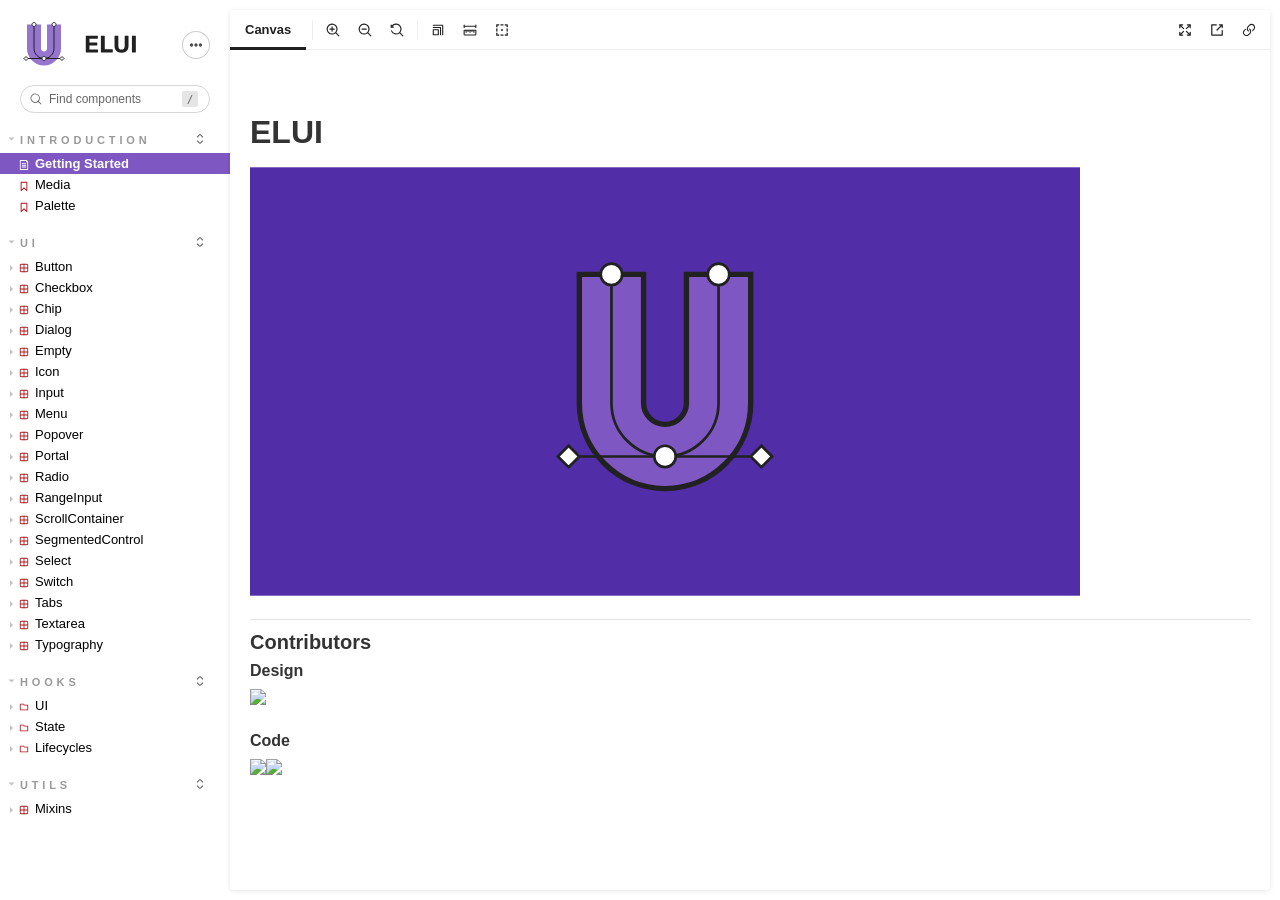
<file: index.html>
<!doctype html><html lang="en"><head><meta charset="utf-8"/><title>Webpack App</title><meta name="viewport" content="width=device-width,initial-scale=1"/><style>html, body {
    overflow: hidden;
    height: 100%;
    width: 100%;
    margin: 0;
    padding: 0;
  }

  * {
    box-sizing: border-box;
  }</style><script>/* globals window */
  /* eslint-disable no-underscore-dangle */
  try {
    if (window.top !== window) {
      window.__REACT_DEVTOOLS_GLOBAL_HOOK__ = window.top.__REACT_DEVTOOLS_GLOBAL_HOOK__;
    }
  } catch (e) {
    // eslint-disable-next-line no-console
    console.warn('unable to connect to top frame for connecting dev tools');
  }

  window.onerror = function onerror(message, source, line, column, err) {
    if (window.CONFIG_TYPE !== 'DEVELOPMENT') return;
    // eslint-disable-next-line no-var, vars-on-top
    var xhr = new window.XMLHttpRequest();
    xhr.open('POST', '/runtime-error');
    xhr.setRequestHeader('Content-Type', 'application/json;charset=UTF-8');
    xhr.send(
      JSON.stringify({
        /* eslint-disable object-shorthand */
        message: message,
        source: source,
        line: line,
        column: column,
        error: err && { message: err.message, name: err.name, stack: err.stack },
        origin: 'manager',
        /* eslint-enable object-shorthand */
      })
    );
  };</script><script>document.title = 'ELUI storybook'</script><style>.sidebar-item:not([data-selected="true"]) > svg {
        color: #B11217 !important;
    }

    #panel-tab-content {
        background: white;
    }

    #panel-tab-content td {
        background: transparent;
    }</style><style>#root[hidden],
      #docs-root[hidden] {
        display: none !important;
      }</style></head><body><div id="root"></div><div id="docs-root"></div><script>window['CONFIG_TYPE'] = "PRODUCTION";
          
      
          
            window['LOGLEVEL'] = "info";
          
      
          
            window['FEATURES'] = {"postcss":true,"emotionAlias":true,"warnOnLegacyHierarchySeparator":true};
          
      
          
      
          
      
          
            window['DOCS_MODE'] = false;</script><script src="runtime~main.268495b903243352295c.manager.bundle.js"></script><script src="vendors~main.3bfc5f99c59ecded8df1.manager.bundle.js"></script><script src="main.62d06a02c523fad6b43f.manager.bundle.js"></script></body></html>
</file>
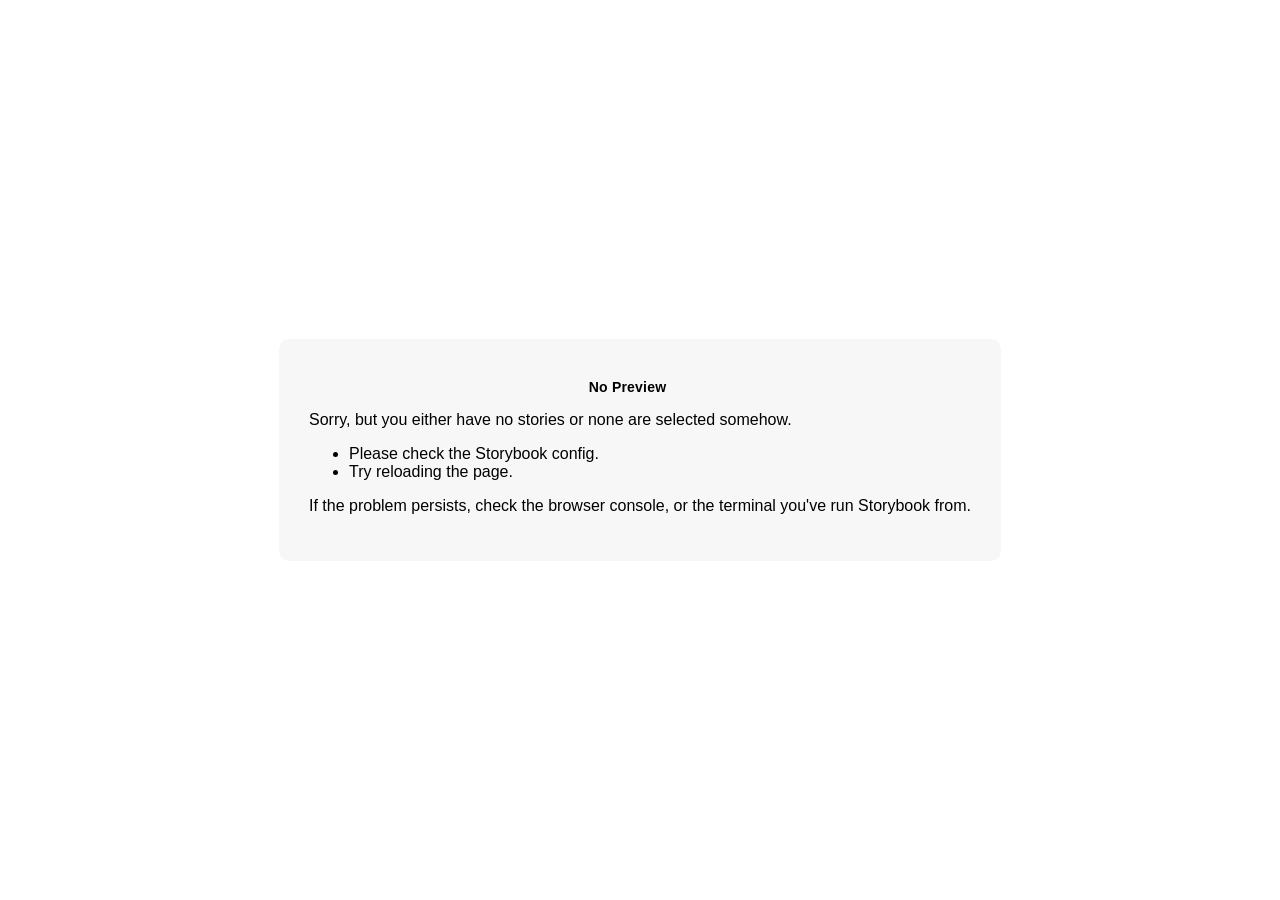
<file: iframe.html>
<!doctype html><html lang="en"><head><meta charset="utf-8"><title>Webpack App</title><meta name="viewport" content="width=device-width,initial-scale=1"><base target="_parent"><style>:not(.sb-show-preparing-story) > .sb-preparing-story,
  :not(.sb-show-preparing-docs) > .sb-preparing-docs,
  :not(.sb-show-nopreview) > .sb-nopreview,
  :not(.sb-show-errordisplay) > .sb-errordisplay {
    display: none;
  }

  .sb-show-main.sb-main-centered {
    margin: 0;
    display: flex;
    align-items: center;
    min-height: 100vh;
  }

  .sb-show-main.sb-main-centered #root {
    box-sizing: border-box;
    margin: auto;
    padding: 1rem;
    max-height: 100%; /* Hack for centering correctly in IE11 */
  }

  /* Vertical centering fix for IE11 */
  @media screen and (-ms-high-contrast: none), (-ms-high-contrast: active) {
    .sb-show-main.sb-main-centered:after {
      content: '';
      min-height: inherit;
      font-size: 0;
    }
  }

  .sb-show-main.sb-main-fullscreen {
    margin: 0;
    padding: 0;
    display: block;
  }

  .sb-show-main.sb-main-padded {
    margin: 0;
    padding: 1rem;
    display: block;
    box-sizing: border-box;
  }

  .sb-wrapper {
    position: fixed;
    top: 0;
    bottom: 0;
    left: 0;
    right: 0;
    padding: 20px;
    font-family: 'Nunito Sans', -apple-system, '.SFNSText-Regular', 'San Francisco',
      BlinkMacSystemFont, 'Segoe UI', 'Helvetica Neue', Helvetica, Arial, sans-serif;
    -webkit-font-smoothing: antialiased;
    overflow: auto;
  }

  .sb-heading {
    font-size: 14px;
    font-weight: 600;
    letter-spacing: 0.2px;
    margin: 10px 0;
    padding-right: 25px;
  }

  .sb-nopreview {
    display: flex;
    align-content: center;
    justify-content: center;
  }

  .sb-nopreview_main {
    margin: auto;
    padding: 30px;
    border-radius: 10px;
    background: rgba(0, 0, 0, 0.03);
  }

  .sb-nopreview_heading {
    text-align: center;
  }

  .sb-errordisplay {
    border: 20px solid rgb(187, 49, 49);
    background: #222;
    color: #fff;
    z-index: 999999;
  }

  .sb-errordisplay_code {
    padding: 10px;
    background: #000;
    color: #eee;
    font-family: 'Operator Mono', 'Fira Code Retina', 'Fira Code', 'FiraCode-Retina', 'Andale Mono',
      'Lucida Console', Consolas, Monaco, monospace;
  }

  .sb-errordisplay pre {
    white-space: pre-wrap;
  }

  @-webkit-keyframes sb-rotate360 {
    from {
      transform: rotate(0deg);
    }
    to {
      transform: rotate(360deg);
    }
  }
  @keyframes sb-rotate360 {
    from {
      transform: rotate(0deg);
    }
    to {
      transform: rotate(360deg);
    }
  }
  @-webkit-keyframes sb-glow {
    0%,
    100% {
      opacity: 1;
    }
    50% {
      opacity: 0.4;
    }
  }
  @keyframes sb-glow {
    0%,
    100% {
      opacity: 1;
    }
    50% {
      opacity: 0.4;
    }
  }

  /* We display the preparing loaders *over* the rendering story */
  .sb-preparing-story,
  .sb-preparing-docs {
    background-color: white;
  }

  .sb-loader {
    -webkit-animation: sb-rotate360 0.7s linear infinite;
    animation: sb-rotate360 0.7s linear infinite;
    border-color: rgba(97, 97, 97, 0.29);
    border-radius: 50%;
    border-style: solid;
    border-top-color: #646464;
    border-width: 2px;
    display: inline-block;
    height: 32px;
    left: 50%;
    margin-left: -16px;
    margin-top: -16px;
    mix-blend-mode: difference;
    overflow: hidden;
    position: absolute;
    top: 50%;
    transition: all 200ms ease-out;
    vertical-align: top;
    width: 32px;
    z-index: 4;
  }

  .sb-previewBlock {
    background: #fff;
    border: 1px solid rgba(0, 0, 0, 0.1);
    border-radius: 4px;
    box-shadow: rgba(0, 0, 0, 0.1) 0 1px 3px 0;
    margin: 25px auto 40px;
    max-width: 600px;
  }

  .sb-previewBlock_header {
    align-items: center;
    box-shadow: rgba(0, 0, 0, 0.1) 0 -1px 0 0 inset;
    display: flex;
    gap: 14px;
    height: 40px;
    padding: 0 12px;
  }

  .sb-previewBlock_icon {
    -webkit-animation: sb-glow 1.5s ease-in-out infinite;
    animation: sb-glow 1.5s ease-in-out infinite;
    background: #e6e6e6;
    height: 14px;
    width: 14px;
  }
  .sb-previewBlock_icon:last-child {
    margin-left: auto;
  }

  .sb-previewBlock_body {
    -webkit-animation: sb-glow 1.5s ease-in-out infinite;
    animation: sb-glow 1.5s ease-in-out infinite;
    height: 182px;
    position: relative;
  }

  .sb-argstableBlock {
    border-collapse: collapse;
    border-spacing: 0;
    font-size: 13px;
    line-height: 20px;
    margin: 25px auto 40px;
    max-width: 600px;
    text-align: left;
    width: 100%;
  }
  .sb-argstableBlock th:first-of-type,
  .sb-argstableBlock td:first-of-type {
    padding-left: 20px;
  }
  .sb-argstableBlock th:nth-of-type(2),
  .sb-argstableBlock td:nth-of-type(2) {
    width: 35%;
  }
  .sb-argstableBlock th:nth-of-type(3),
  .sb-argstableBlock td:nth-of-type(3) {
    width: 15%;
  }
  .sb-argstableBlock th:laste-of-type,
  .sb-argstableBlock td:laste-of-type {
    width: 25%;
    padding-right: 20px;
  }
  .sb-argstableBlock th span,
  .sb-argstableBlock td span {
    -webkit-animation: sb-glow 1.5s ease-in-out infinite;
    animation: sb-glow 1.5s ease-in-out infinite;
    background-color: rgba(0, 0, 0, 0.1);
    border-radius: 0;
    box-shadow: none;
    color: transparent;
  }
  .sb-argstableBlock th {
    padding: 10px 15px;
  }

  .sb-argstableBlock-body {
    border-radius: 4px;
    box-shadow: rgba(0, 0, 0, 0.1) 0 1px 3px 1px, rgba(0, 0, 0, 0.065) 0 0 0 1px;
  }
  .sb-argstableBlock-body tr {
    background: transparent;
    overflow: hidden;
  }
  .sb-argstableBlock-body tr:not(:first-child) {
    border-top: 1px solid #e6e6e6;
  }
  .sb-argstableBlock-body tr:first-child td:first-child {
    border-top-left-radius: 4px;
  }
  .sb-argstableBlock-body tr:first-child td:last-child {
    border-top-right-radius: 4px;
  }
  .sb-argstableBlock-body tr:last-child td:first-child {
    border-bottom-left-radius: 4px;
  }
  .sb-argstableBlock-body tr:last-child td:last-child {
    border-bottom-right-radius: 4px;
  }
  .sb-argstableBlock-body td {
    background: #fff;
    padding-bottom: 10px;
    padding-top: 10px;
    vertical-align: top;
  }
  .sb-argstableBlock-body td:not(:first-of-type) {
    padding-left: 15px;
    padding-right: 15px;
  }
  .sb-argstableBlock-body button {
    -webkit-animation: sb-glow 1.5s ease-in-out infinite;
    animation: sb-glow 1.5s ease-in-out infinite;
    background-color: rgba(0, 0, 0, 0.1);
    border: 0;
    border-radius: 0;
    box-shadow: none;
    color: transparent;
    display: inline;
    font-size: 12px;
    line-height: 1;
    padding: 10px 16px;
  }

  .sb-argstableBlock-summary {
    margin-top: 4px;
  }

  .sb-argstableBlock-code {
    margin-right: 4px;
    margin-bottom: 4px;
    padding: 2px 5px;
  }</style><script>/* globals window */
  /* eslint-disable no-underscore-dangle */
  try {
    if (window.top !== window) {
      window.__REACT_DEVTOOLS_GLOBAL_HOOK__ = window.top.__REACT_DEVTOOLS_GLOBAL_HOOK__;
      window.__VUE_DEVTOOLS_GLOBAL_HOOK__ = window.top.__VUE_DEVTOOLS_GLOBAL_HOOK__;
      window.top.__VUE_DEVTOOLS_CONTEXT__ = window.document;
    }
  } catch (e) {
    // eslint-disable-next-line no-console
    console.warn('unable to connect to top frame for connecting dev tools');
  }

  window.onerror = function onerror(message, source, line, column, err) {
    if (window.CONFIG_TYPE !== 'DEVELOPMENT') return;
    // eslint-disable-next-line no-var, vars-on-top
    var xhr = new window.XMLHttpRequest();
    xhr.open('POST', '/runtime-error');
    xhr.setRequestHeader('Content-Type', 'application/json;charset=UTF-8');
    xhr.send(
      JSON.stringify({
        /* eslint-disable object-shorthand */
        message: message,
        source: source,
        line: line,
        column: column,
        error: err && { message: err.message, name: err.name, stack: err.stack },
        origin: 'preview',
        /* eslint-enable object-shorthand */
      })
    );
  };</script><style>* {
        box-sizing: border-box;
    }

    /* if story-docs not default, hide */
    .sbdocs-content > h2,
    .sbdocs-content > div[id]:not([id*=default]) {
        display: none;
    }</style><style>#root[hidden],
      #docs-root[hidden] {
        display: none !important;
      }</style></head><body><div class="sb-preparing-story sb-wrapper"><div class="sb-loader"></div></div><div class="sb-preparing-docs sb-wrapper"><div class="sb-previewBlock"><div class="sb-previewBlock_header"><div class="sb-previewBlock_icon"></div><div class="sb-previewBlock_icon"></div><div class="sb-previewBlock_icon"></div><div class="sb-previewBlock_icon"></div></div><div class="sb-previewBlock_body"><div class="sb-loader"></div></div></div><table aria-hidden="true" class="sb-argstableBlock"><thead class="sb-argstableBlock-head"><tr><th><span>Name</span></th><th><span>Description</span></th><th><span>Default</span></th><th><span>Control</span></th></tr></thead><tbody class="sb-argstableBlock-body"><tr><td><span>propertyName</span><span title="Required">*</span></td><td><div><span>This is a short description</span></div><div class="sb-argstableBlock-summary"><div><span class="sb-argstableBlock-code">summary</span></div></div></td><td><div><span class="sb-argstableBlock-code">defaultValue</span></div></td><td><button>Set string</button></td></tr><tr><td><span>propertyName</span><span>*</span></td><td><div><span>This is a short description</span></div><div class="sb-argstableBlock-summary"><div><span class="sb-argstableBlock-code">summary</span></div></div></td><td><div><span class="sb-argstableBlock-code">defaultValue</span></div></td><td><button>Set string</button></td></tr><tr><td><span>propertyName</span><span>*</span></td><td><div><span>This is a short description</span></div><div class="sb-argstableBlock-summary"><div><span class="sb-argstableBlock-code">summary</span></div></div></td><td><div><span class="sb-argstableBlock-code">defaultValue</span></div></td><td><button>Set string</button></td></tr></tbody></table></div><div class="sb-nopreview sb-wrapper"><div class="sb-nopreview_main"><h1 class="sb-nopreview_heading sb-heading">No Preview</h1><p>Sorry, but you either have no stories or none are selected somehow.</p><ul><li>Please check the Storybook config.</li><li>Try reloading the page.</li></ul><p>If the problem persists, check the browser console, or the terminal you've run Storybook from.</p></div></div><div class="sb-errordisplay sb-wrapper"><pre id="error-message" class="sb-heading"></pre><pre class="sb-errordisplay_code"><code id="error-stack"></code></pre></div><div id="root"></div><div id="docs-root"></div><script>window['CONFIG_TYPE'] = "PRODUCTION";
          
      
          
            window['LOGLEVEL'] = "info";
          
      
          
            window['FRAMEWORK_OPTIONS'] = {};
          
      
          
      
          
            window['FEATURES'] = {"postcss":true,"emotionAlias":true,"warnOnLegacyHierarchySeparator":true};
          
      
          
            window['STORIES'] = [{"titlePrefix":"","directory":"./src","files":"**/*.stories.@(js|jsx|ts|tsx|mdx)","importPathMatcher":"^\\.[\\\\/](?:src(?:[\\\\/](?!\\.)(?:(?:(?!(?:^|[\\\\/])\\.).)*?)[\\\\/]|[\\\\/]|$)(?!\\.)(?=.)[^\\\\/]*?\\.stories\\.(js|jsx|ts|tsx|mdx))$"},{"titlePrefix":"","directory":"./.storybook","files":"GetStarted.stories.mdx","importPathMatcher":"^\\.[\\\\/](?:\\.storybook[\\\\/]GetStarted\\.stories\\.mdx)$"}];</script><script src="runtime~main.97cf84ea.iframe.bundle.js"></script><script src="vendors~main.ea55385c.iframe.bundle.js"></script><script src="main.7044698a.iframe.bundle.js"></script></body></html>
</file>
